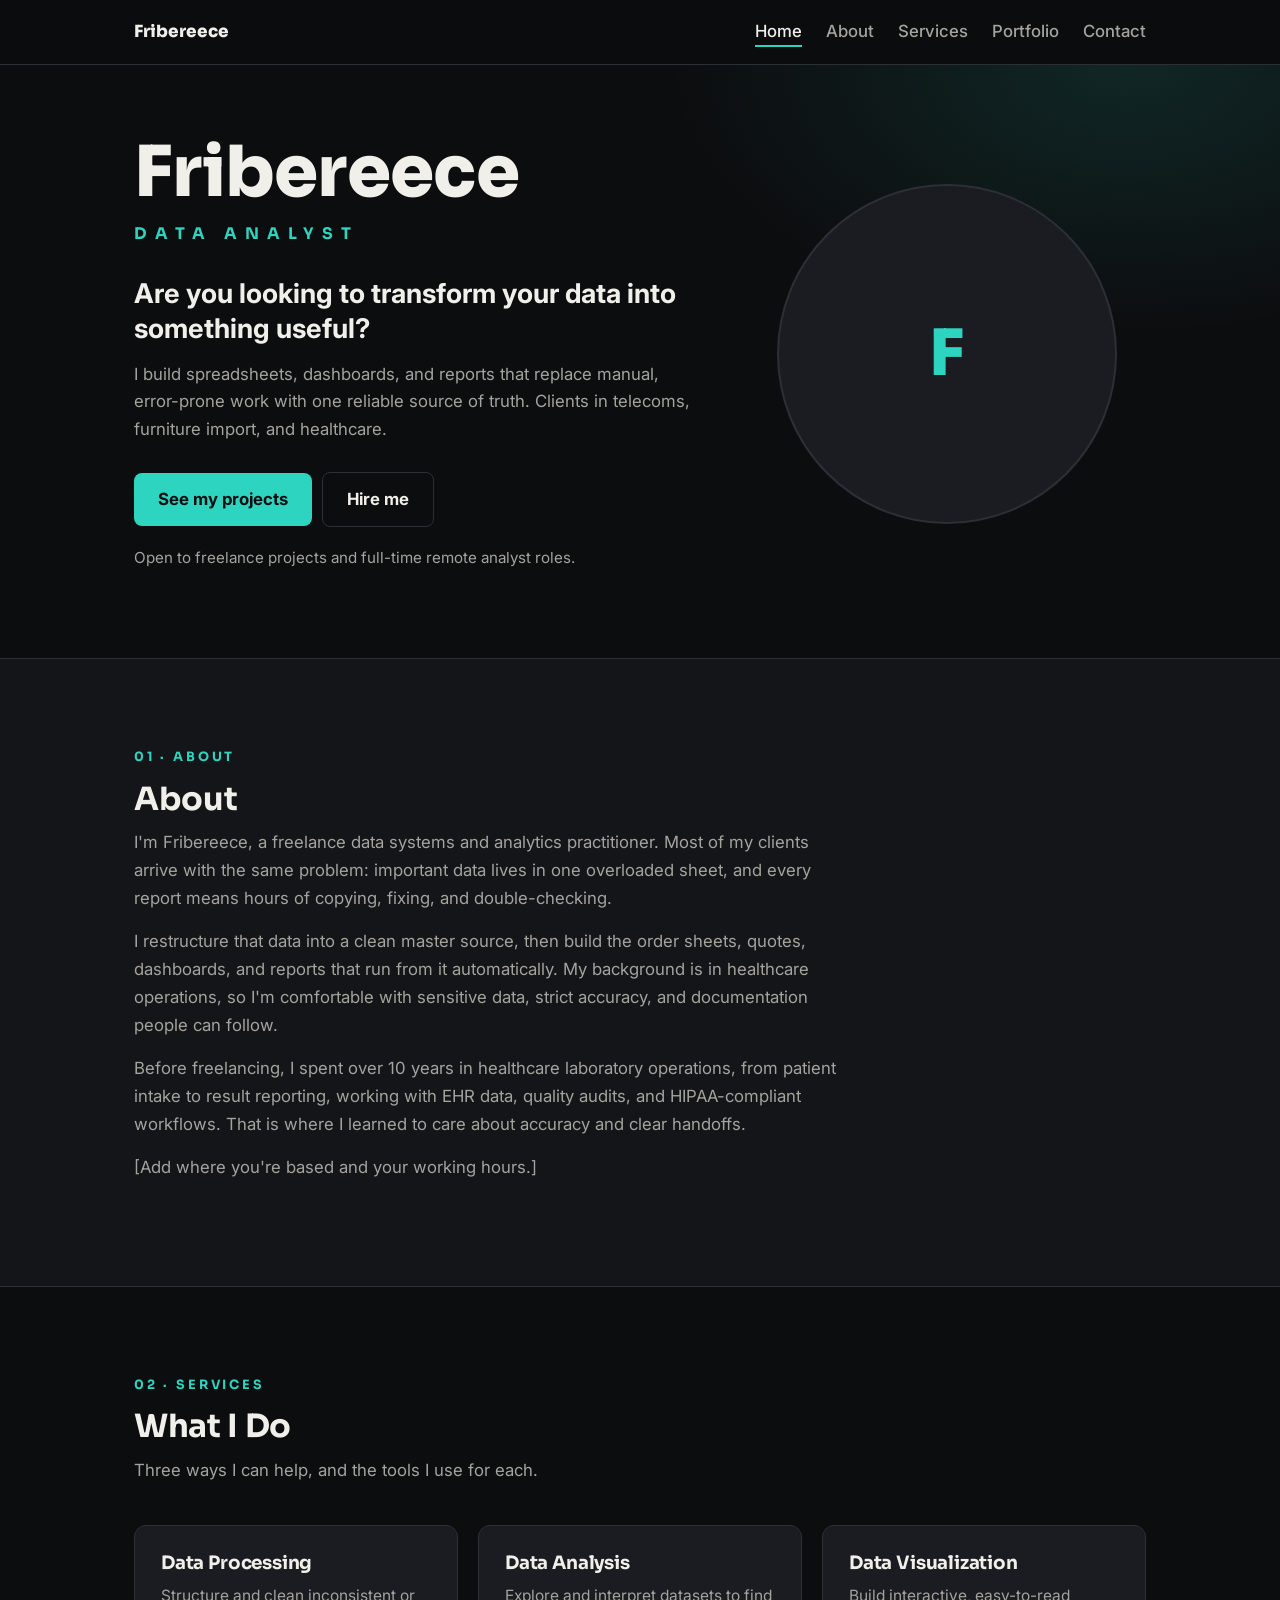
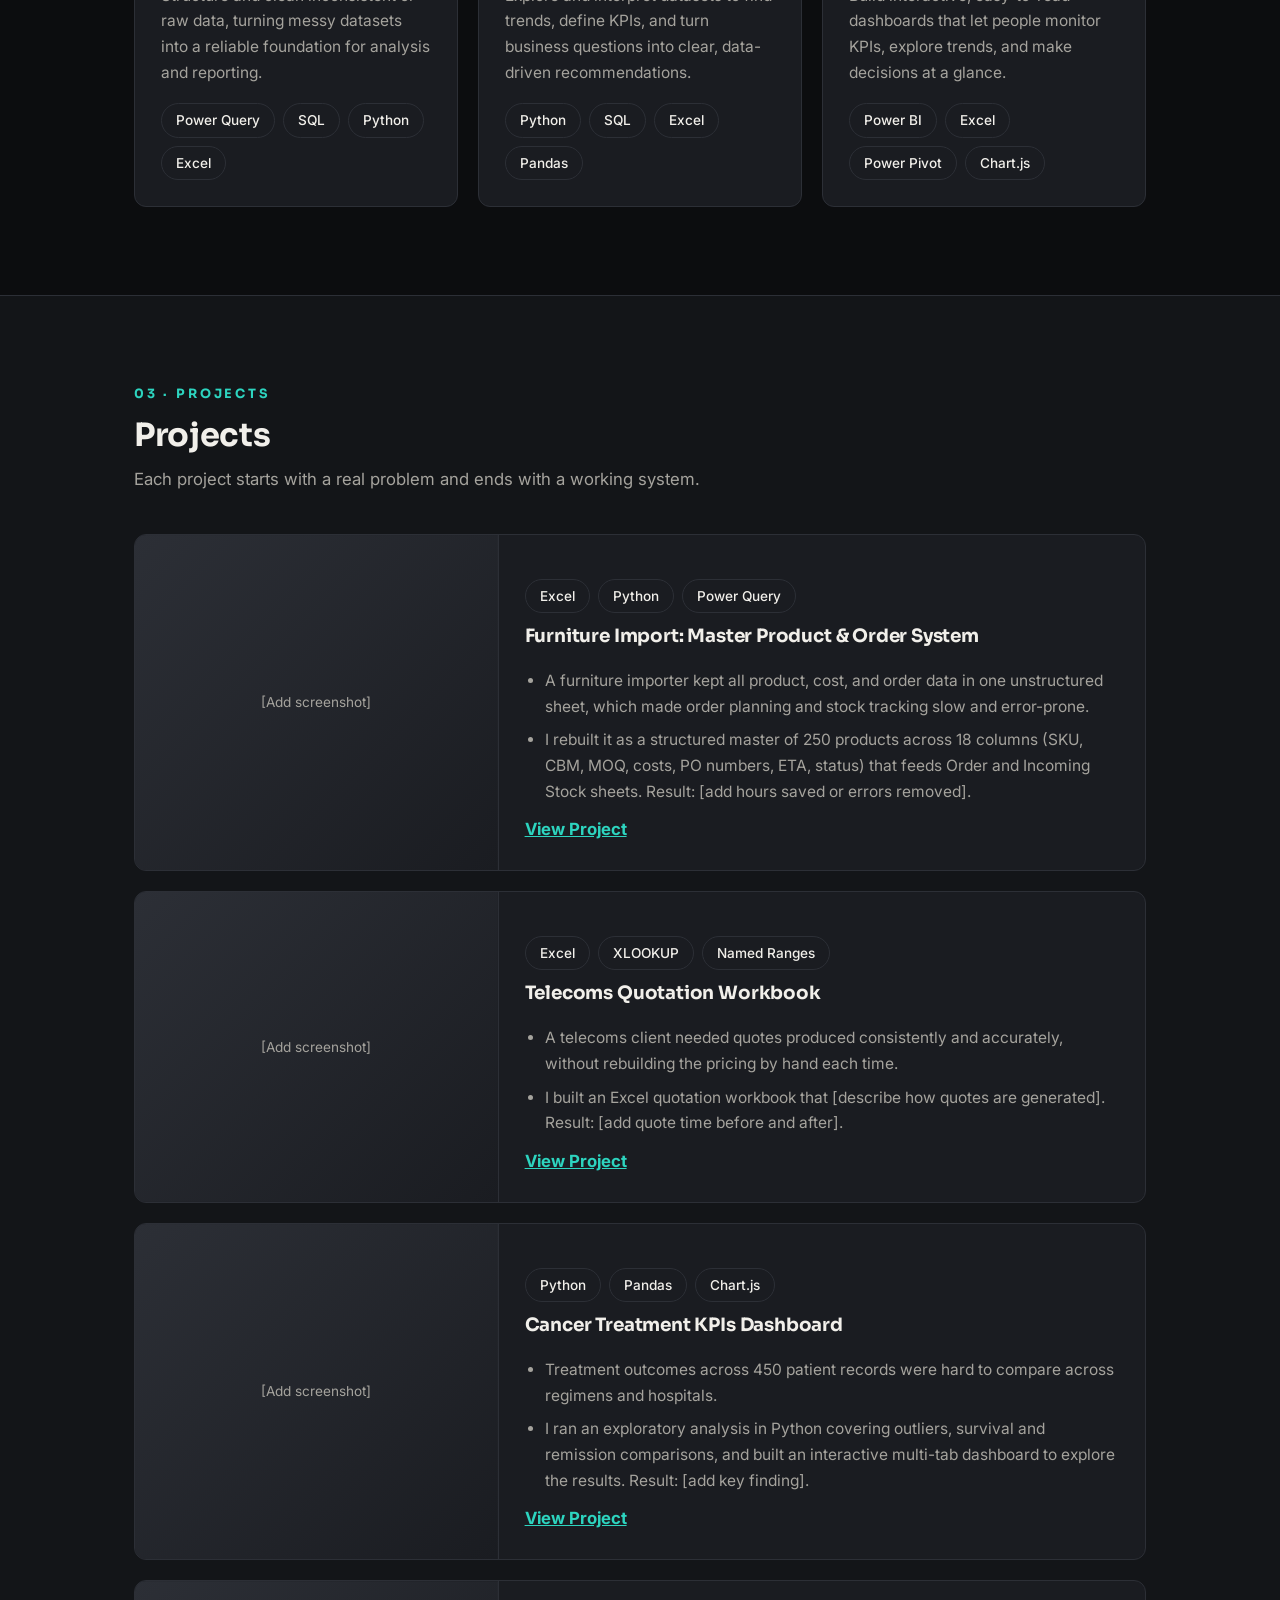
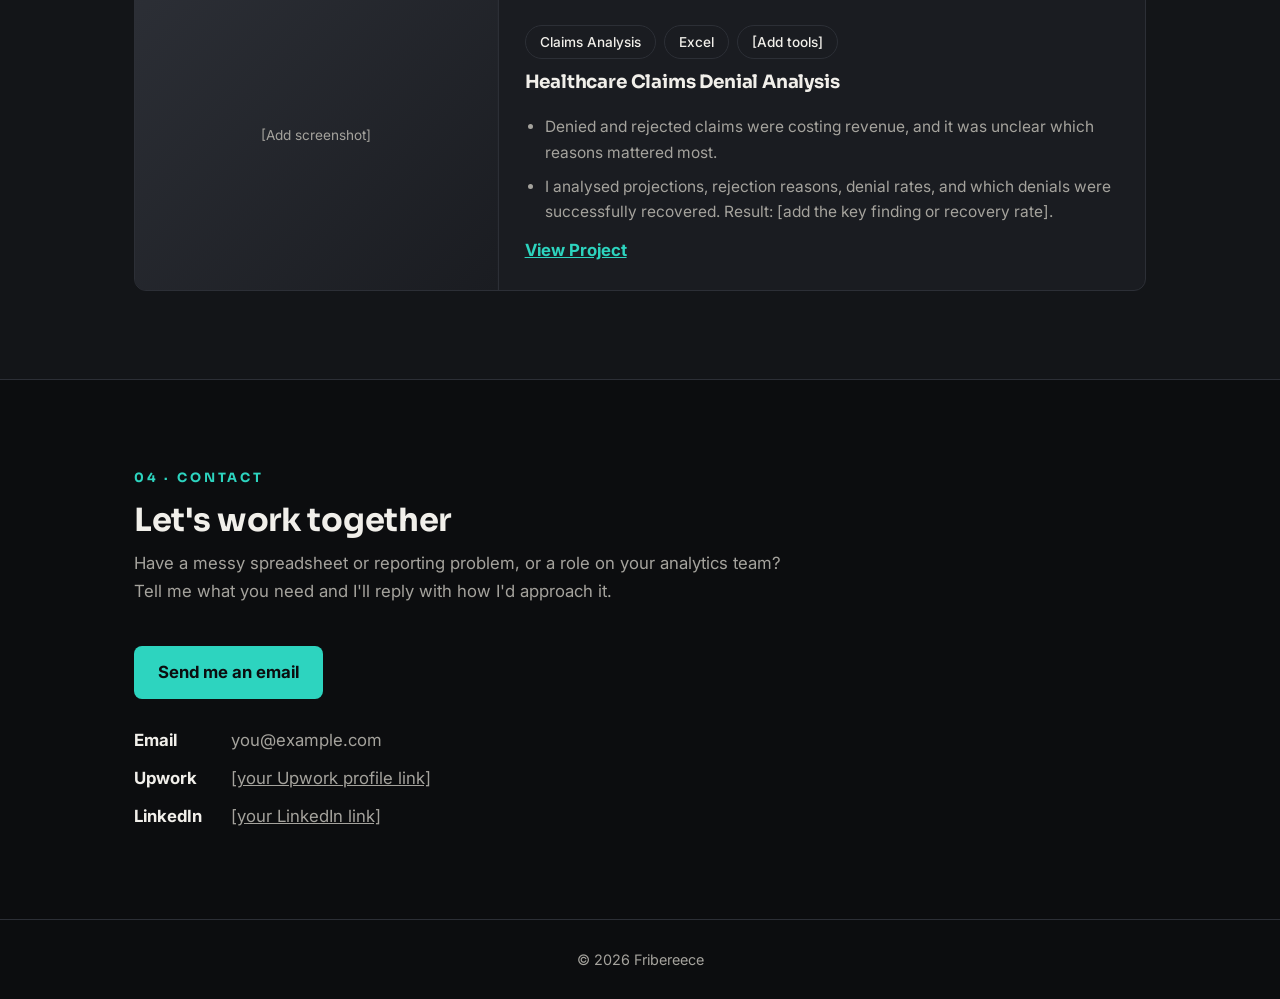
<file: index.html>
<!DOCTYPE html>
<html lang="en">
<head>
<meta charset="utf-8">
<meta name="viewport" content="width=device-width, initial-scale=1">
<title>Fribereece | Data Systems & Analytics</title>
<meta name="description" content="Freelance data systems and analytics. I turn messy workflows into clean, automated spreadsheets, dashboards, and reports.">
<link rel="preconnect" href="https://fonts.googleapis.com">
<link rel="preconnect" href="https://fonts.gstatic.com" crossorigin>
<link href="https://fonts.googleapis.com/css2?family=Sora:wght@500;600;700;800&family=Inter:wght@400;500;700&display=swap" rel="stylesheet">
<link rel="stylesheet" href="style.css">
</head>
<body>
<nav><div class="wrap"><b>Fribereece</b>
<ul><li><a href="#home">Home</a></li><li><a href="#about">About</a></li><li><a href="#services">Services</a></li><li><a href="#portfolio">Portfolio</a></li><li><a href="#contact">Contact</a></li></ul></div></nav>

<header id="home"><section style="padding-top:72px"><div class="wrap reveal">
<div>
<h1>Fribereece</h1>
<p class="role">Data Analyst</p>
<p class="ask">Are you looking to transform your data into something useful?</p>
<p>I build spreadsheets, dashboards, and reports that replace manual, error-prone work with one reliable source of truth. Clients in telecoms, furniture import, and healthcare.</p>
<a class="btn" href="#portfolio">See my projects</a><a class="btn alt" href="#contact">Hire me</a>
<p class="open">Open to freelance projects and full-time remote analyst roles.</p>
</div>
<div class="portrait" role="img" aria-label="Portrait of Fribereece">F</div>
</div></section></header>

<main>
<section id="about"><div class="wrap reveal">
<span class="eyebrow">01 &middot; About</span>
<h2>About</h2>
<p>I'm Fribereece, a freelance data systems and analytics practitioner. Most of my clients arrive with the same problem: important data lives in one overloaded sheet, and every report means hours of copying, fixing, and double-checking.</p>
<p>I restructure that data into a clean master source, then build the order sheets, quotes, dashboards, and reports that run from it automatically. My background is in healthcare operations, so I'm comfortable with sensitive data, strict accuracy, and documentation people can follow.</p>
<p>Before freelancing, I spent over 10 years in healthcare laboratory operations, from patient intake to result reporting, working with EHR data, quality audits, and HIPAA-compliant workflows. That is where I learned to care about accuracy and clear handoffs.</p>
<p>[Add where you're based and your working hours.]</p>
</div></section>

<section id="services"><div class="wrap reveal">
<span class="eyebrow">02 &middot; Services</span>
<h2>What I Do</h2>
<p class="lead">Three ways I can help, and the tools I use for each.</p>
<div class="grid"><div class="card"><h3>Data Processing</h3><p>Structure and clean inconsistent or raw data, turning messy datasets into a reliable foundation for analysis and reporting.</p><ul class="tools"><li>Power Query</li><li>SQL</li><li>Python</li><li>Excel</li></ul></div><div class="card"><h3>Data Analysis</h3><p>Explore and interpret datasets to find trends, define KPIs, and turn business questions into clear, data-driven recommendations.</p><ul class="tools"><li>Python</li><li>SQL</li><li>Excel</li><li>Pandas</li></ul></div><div class="card"><h3>Data Visualization</h3><p>Build interactive, easy-to-read dashboards that let people monitor KPIs, explore trends, and make decisions at a glance.</p><ul class="tools"><li>Power BI</li><li>Excel</li><li>Power Pivot</li><li>Chart.js</li></ul></div></div></div></section>

<section id="portfolio"><div class="wrap reveal">
<span class="eyebrow">03 &middot; Projects</span>
<h2>Projects</h2>
<p class="lead">Each project starts with a real problem and ends with a working system.</p>
<div class="grid projects">
<article class="card proj"><div class="thumb">[Add screenshot]</div><div class="body">
<ul class="tools"><li>Excel</li><li>Python</li><li>Power Query</li></ul><h3>Furniture Import: Master Product &amp; Order System</h3>
<ul class="pts"><li>A furniture importer kept all product, cost, and order data in one unstructured sheet, which made order planning and stock tracking slow and error-prone.</li><li>I rebuilt it as a structured master of 250 products across 18 columns (SKU, CBM, MOQ, costs, PO numbers, ETA, status) that feeds Order and Incoming Stock sheets. Result: [add hours saved or errors removed].</li></ul>
<a class="link" href="project-furniture-import.html">View Project</a></div></article><article class="card proj"><div class="thumb">[Add screenshot]</div><div class="body">
<ul class="tools"><li>Excel</li><li>XLOOKUP</li><li>Named Ranges</li></ul><h3>Telecoms Quotation Workbook</h3>
<ul class="pts"><li>A telecoms client needed quotes produced consistently and accurately, without rebuilding the pricing by hand each time.</li><li>I built an Excel quotation workbook that [describe how quotes are generated]. Result: [add quote time before and after].</li></ul>
<a class="link" href="project-telecoms-quotation.html">View Project</a></div></article><article class="card proj"><div class="thumb">[Add screenshot]</div><div class="body">
<ul class="tools"><li>Python</li><li>Pandas</li><li>Chart.js</li></ul><h3>Cancer Treatment KPIs Dashboard</h3>
<ul class="pts"><li>Treatment outcomes across 450 patient records were hard to compare across regimens and hospitals.</li><li>I ran an exploratory analysis in Python covering outliers, survival and remission comparisons, and built an interactive multi-tab dashboard to explore the results. Result: [add key finding].</li></ul>
<a class="link" href="project-cancer-kpis.html">View Project</a></div></article><article class="card proj"><div class="thumb">[Add screenshot]</div><div class="body">
<ul class="tools"><li>Claims Analysis</li><li>Excel</li><li>[Add tools]</li></ul><h3>Healthcare Claims Denial Analysis</h3>
<ul class="pts"><li>Denied and rejected claims were costing revenue, and it was unclear which reasons mattered most.</li><li>I analysed projections, rejection reasons, denial rates, and which denials were successfully recovered. Result: [add the key finding or recovery rate].</li></ul>
<a class="link" href="project-claims-denial.html">View Project</a></div></article>
</div></div></section>


<section id="contact"><div class="wrap reveal">
<span class="eyebrow">04 &middot; Contact</span>
<h2>Let's work together</h2>
<p class="lead">Have a messy spreadsheet or reporting problem, or a role on your analytics team? Tell me what you need and I'll reply with how I'd approach it.</p>
<a class="btn" href="mailto:you@example.com">Send me an email</a>
<ul class="contact-list">
<li><b>Email</b> you@example.com</li>
<li><b>Upwork</b> <a href="#">[your Upwork profile link]</a></li>
<li><b>LinkedIn</b> <a href="#">[your LinkedIn link]</a></li>
</ul>
</div></section>
</main>
<footer>&copy; 2026 Fribereece</footer>
<script>
(function(){
if(!("IntersectionObserver" in window))return;
document.documentElement.classList.add("js");
setTimeout(function(){document.querySelectorAll(".reveal").forEach(function(el){el.classList.add("in")})},3000);
var io=new IntersectionObserver(function(e){e.forEach(function(x){if(x.isIntersecting){x.target.classList.add("in");io.unobserve(x.target)}})},{threshold:.12});
document.querySelectorAll(".reveal").forEach(function(el){io.observe(el)});
var links=document.querySelectorAll("nav ul a");
var so=new IntersectionObserver(function(e){e.forEach(function(x){if(x.isIntersecting){links.forEach(function(a){a.classList.toggle("active",a.getAttribute("href")==="#"+x.target.id)})}})},{rootMargin:"-40% 0px -55% 0px"});
["home","about","services","portfolio","contact"].forEach(function(id){var el=document.getElementById(id);if(el)so.observe(el)});
})();
</script>
</body>
</html>
</file>
<file: style.css>
/* ---------- Colors and fonts (change the look here) ---------- */
:root {
  --bg: #0c0d0f;
  --alt: #131518;       /* lighter band for About and Projects */
  --panel: #1a1c21;     /* cards */
  --line: #2c2f36;      /* borders */
  --text: #f1efea;
  --muted: #a5a39d;
  --accent: #2dd4bf;    /* teal */
  --ink: #0c0d0f;       /* text on teal buttons */
  --heading: Sora, Inter, system-ui, sans-serif;
}

/* ---------- Basics ---------- */
* { box-sizing: border-box; margin: 0; }
html { scroll-behavior: smooth; scroll-padding-top: 72px; }
body { background: var(--bg); color: var(--text); font: 400 1.05rem/1.65 Inter, system-ui, sans-serif; }
a { color: inherit; }
:focus-visible { outline: 3px solid var(--accent); outline-offset: 3px; }

h1, h2, h3 { font-family: var(--heading); line-height: 1.15; letter-spacing: -.01em; }
h2 { font-size: 2rem; margin-bottom: 12px; }

.wrap { max-width: 1060px; margin: 0 auto; padding: 0 24px; }
section { padding: 88px 0; }
.lead { color: var(--muted); max-width: 60ch; margin-bottom: 40px; }

/* Small label above each section title */
.eyebrow {
  display: block; margin-bottom: 12px;
  font-family: var(--heading); font-size: .8rem; font-weight: 700;
  letter-spacing: .22em; text-transform: uppercase; color: var(--accent);
}

/* ---------- Menu ---------- */
nav {
  position: sticky; top: 0; z-index: 5;
  background: rgba(12, 13, 15, .9); backdrop-filter: blur(8px);
  border-bottom: 1px solid var(--line);
}
nav .wrap { display: flex; justify-content: space-between; align-items: center; height: 64px; }
nav b { font-family: var(--heading); font-weight: 800; }
nav ul { display: flex; gap: 24px; list-style: none; padding: 0; }
nav ul a {
  text-decoration: none; color: var(--muted); font-weight: 500;
  padding-bottom: 4px; border-bottom: 2px solid transparent;
  transition: color .2s, border-color .2s;
}
nav ul a:hover { color: var(--text); }
nav ul a.active { color: var(--text); border-bottom-color: var(--accent); }

/* ---------- Buttons ---------- */
.btn {
  display: inline-block; padding: 13px 24px; border-radius: 8px;
  background: var(--accent); color: var(--ink); font-weight: 700; text-decoration: none;
}
.btn:hover { filter: brightness(1.08); }
.btn.alt { background: transparent; color: var(--text); border: 1px solid var(--line); margin-left: 10px; }

/* ---------- Home (hero) ---------- */
#home { background: radial-gradient(55% 70% at 88% 0%, rgba(45, 212, 191, .13), transparent 65%); }
#home .wrap { display: grid; grid-template-columns: 1.4fr 1fr; gap: 56px; align-items: center; }
#home h1 { font-size: clamp(2.6rem, 7vw, 4.4rem); font-weight: 800; line-height: 1; margin-bottom: 14px; }
#home p { color: var(--muted); max-width: 52ch; margin-bottom: 28px; }
#home .role {
  font-family: var(--heading); font-size: 1rem; font-weight: 700;
  letter-spacing: .5em; text-transform: uppercase; color: var(--accent);
}
#home .ask { font-size: clamp(1.3rem, 2.6vw, 1.7rem); font-weight: 700; line-height: 1.3; color: var(--text); margin-bottom: 14px; }
#home .open { font-size: .95rem; margin: 18px 0 0; }

.portrait {
  width: 100%; max-width: 340px; aspect-ratio: 1; justify-self: center;
  display: grid; place-items: center; border-radius: 50%;
  background: var(--panel) center/cover; border: 2px solid var(--line);
  font-family: var(--heading); font-size: 4rem; font-weight: 800; color: var(--accent);
}

/* ---------- Section backgrounds and dividers ---------- */
#about, #portfolio { background: var(--alt); }
#about, #services, #portfolio, #contact { border-top: 1px solid var(--line); }
#about p { max-width: 64ch; color: var(--muted); margin-bottom: 16px; }

/* ---------- Cards, tool pills ---------- */
.grid { display: grid; gap: 20px; grid-template-columns: repeat(auto-fit, minmax(240px, 1fr)); }
.card { background: var(--panel); border: 1px solid var(--line); border-radius: 12px; padding: 26px; }
.card h3 { font-size: 1.15rem; margin-bottom: 10px; }
.card p { color: var(--muted); font-size: .97rem; }

.tools { display: flex; flex-wrap: wrap; gap: 8px; list-style: none; padding: 0; }
.tools li { background: var(--panel); border: 1px solid var(--line); border-radius: 999px; padding: 5px 14px; font-size: .85rem; font-weight: 500; }
.card .tools { margin-top: 18px; }

/* ---------- Projects ---------- */
.projects { grid-template-columns: 1fr; }
.proj { padding: 0; overflow: hidden; display: flex; }
.thumb {
  flex: 0 0 36%; min-height: 220px; display: grid; place-items: center;
  background: linear-gradient(135deg, #2c2f36, #1a1c21) center/cover;
  border-right: 1px solid var(--line); color: var(--muted); font-size: .85rem;
}
.proj .body { flex: 1; display: flex; flex-direction: column; gap: 12px; padding: 26px; }
.pts { margin: 0; padding-left: 20px; display: grid; gap: 8px; color: var(--muted); font-size: .97rem; }
.proj a.link { margin-top: auto; font-weight: 700; color: var(--accent); }

/* ---------- Contact and footer ---------- */
.contact-list { list-style: none; padding: 0; margin: 28px 0 0; display: grid; gap: 10px; color: var(--muted); }
.contact-list b { display: inline-block; min-width: 92px; color: var(--text); }
footer { padding: 28px 0; text-align: center; color: var(--muted); font-size: .9rem; border-top: 1px solid var(--line); }

/* ---------- Fade-in when scrolling ---------- */
.js .reveal { opacity: 0; transform: translateY(28px); transition: opacity .7s ease, transform .7s ease; }
.js .reveal.in { opacity: 1; transform: none; }

/* ---------- Phones ---------- */
@media (max-width: 760px) {
  section { padding: 64px 0; }
  nav ul { gap: 14px; font-size: .9rem; }
  #home .wrap { grid-template-columns: 1fr; }
  .portrait { order: -1; max-width: 200px; }
  .proj { flex-direction: column; }
  .thumb { flex: none; min-height: 0; aspect-ratio: 16 / 9; border-right: 0; border-bottom: 1px solid var(--line); }
}

/* ---------- Respect "reduce motion" settings ---------- */
@media (prefers-reduced-motion: reduce) {
  html { scroll-behavior: auto; }
  .js .reveal { opacity: 1; transform: none; transition: none; }
}
</file>
